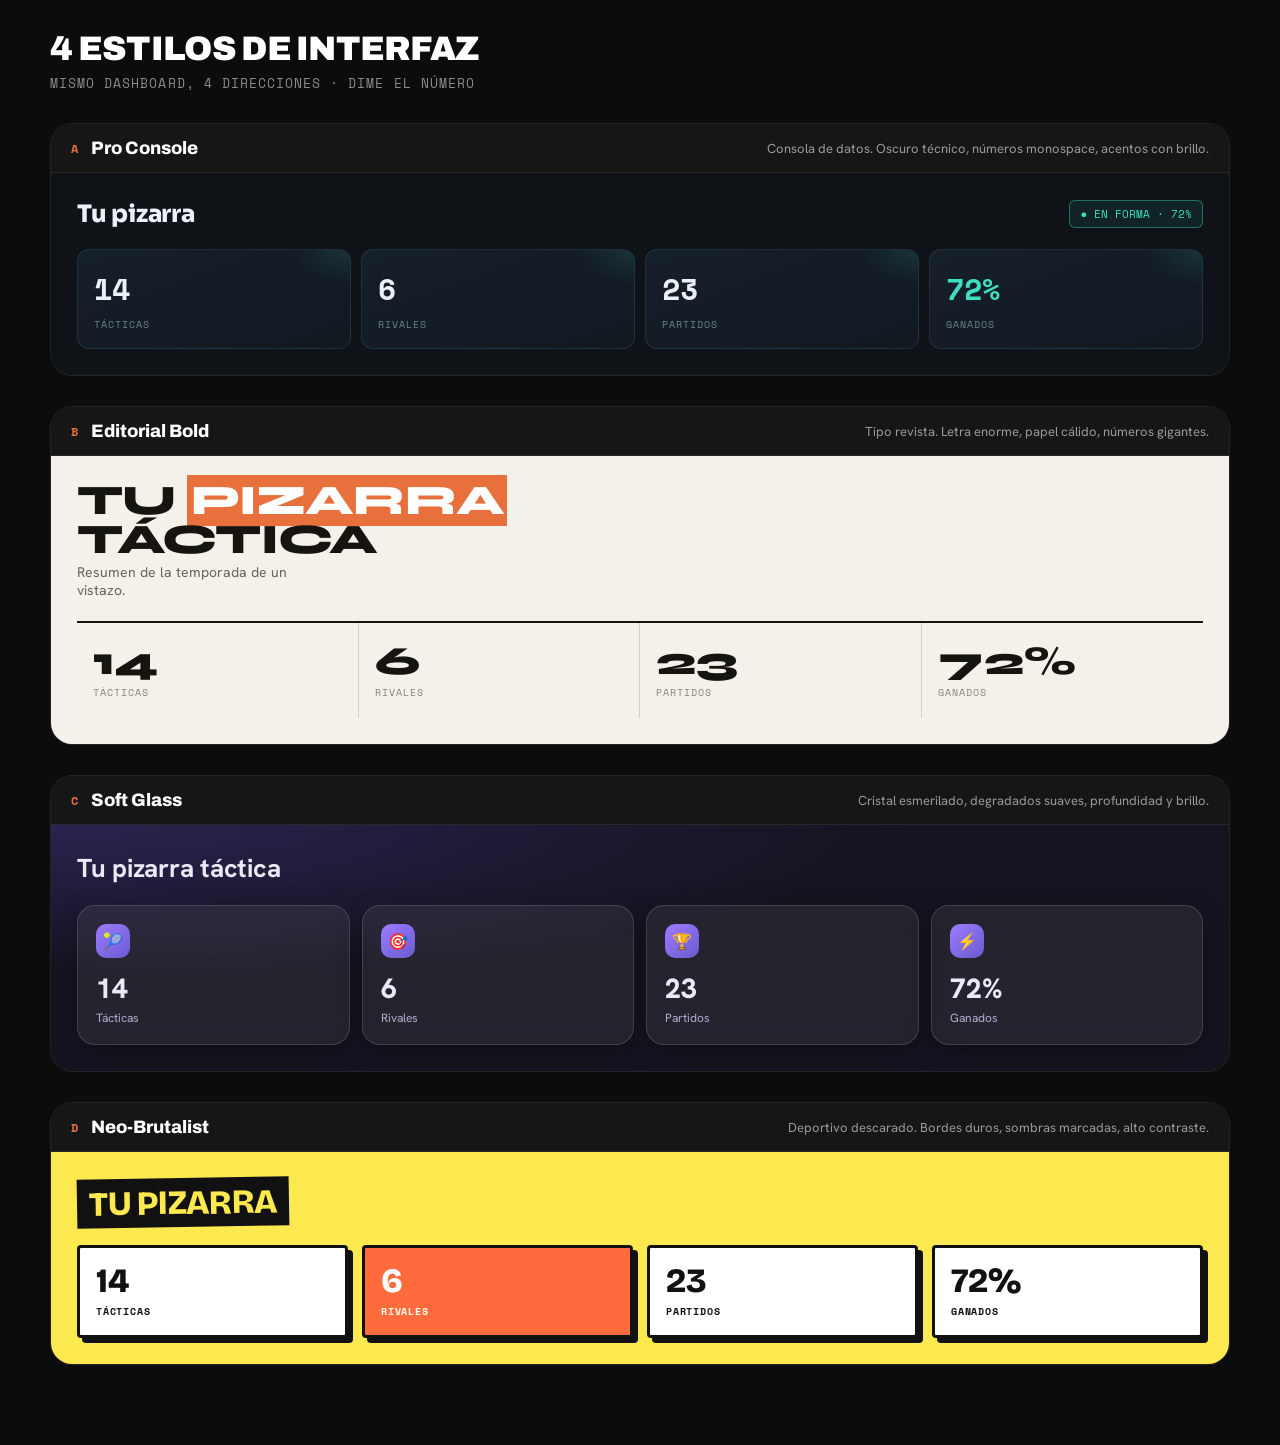
<file: Estilos.html>
<!doctype html>
<html lang="es">
<head>
<meta charset="utf-8"/>
<meta name="viewport" content="width=device-width, initial-scale=1"/>
<title>Estilos — TennisLab</title>
<link href="https://fonts.googleapis.com/css2?family=Archivo:wght@600;700;800;900&family=Hanken+Grotesk:wght@400;500;600;700&family=Space+Mono:wght@400;700&family=Syne:wght@700;800&family=Sora:wght@400;600;700;800&family=Bricolage+Grotesque:wght@700;800&display=swap" rel="stylesheet"/>
<style>
  *{box-sizing:border-box;margin:0;padding:0}
  body{background:#0c0c0d;color:#fff;font-family:'Hanken Grotesk',sans-serif;padding:30px clamp(14px,4vw,50px) 80px}
  .page-h{font-family:'Archivo',sans-serif;font-weight:900;font-size:clamp(22px,4vw,34px);text-transform:uppercase;letter-spacing:-.02em}
  .page-sub{font-family:'Space Mono',monospace;color:#8a8a8a;font-size:13px;letter-spacing:.08em;margin:6px 0 30px;text-transform:uppercase}
  .styles{display:flex;flex-direction:column;gap:30px}
  .style{border-radius:22px;overflow:hidden;border:1px solid rgba(255,255,255,.1)}
  .style-tag{display:flex;align-items:center;gap:12px;padding:14px 20px;background:#161617;border-bottom:1px solid rgba(255,255,255,.08)}
  .style-tag .nn{font-family:'Space Mono',monospace;font-size:12px;font-weight:700;color:#E8703D;letter-spacing:.1em}
  .style-tag h3{font-family:'Archivo',sans-serif;font-weight:800;font-size:18px}
  .style-tag p{color:#9a9a9a;font-size:13px;margin-left:auto;text-align:right;max-width:50%}
  .demo{padding:26px}

  /* ============ A · PRO CONSOLE ============ */
  .sA{background:#0f1318;font-family:'Sora',sans-serif}
  .sA .top{display:flex;justify-content:space-between;align-items:center;margin-bottom:20px}
  .sA .ttl{font-weight:800;font-size:24px;letter-spacing:-.01em;color:#EAF2F8}
  .sA .badge{font-family:'Space Mono',monospace;font-size:11px;color:#3CE0C0;border:1px solid rgba(60,224,192,.4);padding:5px 10px;border-radius:6px;background:rgba(60,224,192,.08)}
  .sA .stats{display:grid;grid-template-columns:repeat(4,1fr);gap:10px}
  .sA .st{background:linear-gradient(160deg,#16202a,#111820);border:1px solid rgba(120,200,255,.12);border-radius:12px;padding:16px;position:relative;overflow:hidden}
  .sA .st::after{content:"";position:absolute;inset:0;background:radial-gradient(80px 50px at 100% 0,#3CE0C0,transparent 70%);opacity:.12}
  .sA .st .n{font-weight:800;font-size:30px;color:#EAF2F8;font-family:'Space Mono',monospace}
  .sA .st .l{font-family:'Space Mono',monospace;font-size:10px;color:#6e8090;text-transform:uppercase;letter-spacing:.1em;margin-top:6px}
  .sA .st .n.acc{color:#3CE0C0}

  /* ============ B · EDITORIAL BOLD ============ */
  .sB{background:#F4F1EA;color:#16140f;font-family:'Hanken Grotesk',sans-serif}
  .sB .ttl{font-family:'Syne',sans-serif;font-weight:800;font-size:42px;line-height:.92;text-transform:uppercase;letter-spacing:-.02em;margin-bottom:4px}
  .sB .ttl em{font-style:normal;background:#E8703D;color:#fff;padding:0 .08em}
  .sB .lead{color:#6a6253;font-size:14px;margin-bottom:22px;max-width:30ch}
  .sB .stats{display:grid;grid-template-columns:repeat(4,1fr);gap:0;border-top:2px solid #16140f}
  .sB .st{padding:18px 16px;border-right:1px solid rgba(22,20,15,.15)}
  .sB .st:last-child{border-right:none}
  .sB .st .n{font-family:'Syne',sans-serif;font-weight:800;font-size:40px;line-height:1}
  .sB .st .l{font-family:'Space Mono',monospace;font-size:10px;text-transform:uppercase;letter-spacing:.1em;color:#8a8276;margin-top:4px}

  /* ============ C · SOFT GLASS ============ */
  .sC{background:radial-gradient(120% 100% at 0 0,#2a2350,#15131f 60%);font-family:'Hanken Grotesk',sans-serif;color:#ECE9F7}
  .sC .ttl{font-weight:700;font-size:26px;letter-spacing:-.01em;margin-bottom:20px}
  .sC .stats{display:grid;grid-template-columns:repeat(4,1fr);gap:12px}
  .sC .st{background:rgba(255,255,255,.07);border:1px solid rgba(255,255,255,.14);border-radius:18px;padding:18px;backdrop-filter:blur(10px);box-shadow:0 8px 30px -10px rgba(0,0,0,.5)}
  .sC .st .ic{width:34px;height:34px;border-radius:10px;background:linear-gradient(140deg,#9D7BFF,#6A5BD0);display:grid;place-items:center;margin-bottom:12px;font-size:16px}
  .sC .st .n{font-weight:800;font-size:28px}
  .sC .st .l{font-size:12px;color:#b4add0;margin-top:4px}

  /* ============ D · NEO-BRUTALIST ============ */
  .sD{background:#FCE94F;color:#111;font-family:'Bricolage Grotesque',sans-serif}
  .sD .ttl{font-weight:800;font-size:34px;text-transform:uppercase;letter-spacing:-.02em;margin-bottom:18px;background:#111;color:#FCE94F;display:inline-block;padding:4px 12px;transform:rotate(-1deg)}
  .sD .stats{display:grid;grid-template-columns:repeat(4,1fr);gap:14px}
  .sD .st{background:#fff;border:3px solid #111;border-radius:4px;padding:16px;box-shadow:5px 5px 0 #111}
  .sD .st .n{font-weight:800;font-size:34px;line-height:1}
  .sD .st .l{font-family:'Space Mono',monospace;font-size:10px;text-transform:uppercase;letter-spacing:.08em;margin-top:6px;font-weight:700}
  .sD .st:nth-child(2){background:#FF6B3D;color:#fff}
  .sD .st:nth-child(2) .st-l,.sD .st:nth-child(2) .l{color:#ffe}

  @media(max-width:680px){.sA .stats,.sB .stats,.sC .stats,.sD .stats{grid-template-columns:repeat(2,1fr)}.sB .st:nth-child(2){border-right:none}}
</style>
</head>
<body>
  <div class="page-h">4 estilos de interfaz</div>
  <div class="page-sub">Mismo dashboard, 4 direcciones · dime el número</div>

  <div class="styles">
    <div class="style">
      <div class="style-tag"><span class="nn">A</span><h3>Pro Console</h3><p>Consola de datos. Oscuro técnico, números monospace, acentos con brillo.</p></div>
      <div class="demo sA">
        <div class="top"><div class="ttl">Tu pizarra</div><span class="badge">● EN FORMA · 72%</span></div>
        <div class="stats">
          <div class="st"><div class="n">14</div><div class="l">Tácticas</div></div>
          <div class="st"><div class="n">6</div><div class="l">Rivales</div></div>
          <div class="st"><div class="n">23</div><div class="l">Partidos</div></div>
          <div class="st"><div class="n acc">72%</div><div class="l">Ganados</div></div>
        </div>
      </div>
    </div>

    <div class="style">
      <div class="style-tag"><span class="nn">B</span><h3>Editorial Bold</h3><p>Tipo revista. Letra enorme, papel cálido, números gigantes.</p></div>
      <div class="demo sB">
        <div class="ttl">Tu <em>pizarra</em><br>táctica</div>
        <div class="lead">Resumen de la temporada de un vistazo.</div>
        <div class="stats">
          <div class="st"><div class="n">14</div><div class="l">Tácticas</div></div>
          <div class="st"><div class="n">6</div><div class="l">Rivales</div></div>
          <div class="st"><div class="n">23</div><div class="l">Partidos</div></div>
          <div class="st"><div class="n">72%</div><div class="l">Ganados</div></div>
        </div>
      </div>
    </div>

    <div class="style">
      <div class="style-tag"><span class="nn">C</span><h3>Soft Glass</h3><p>Cristal esmerilado, degradados suaves, profundidad y brillo.</p></div>
      <div class="demo sC">
        <div class="ttl">Tu pizarra táctica</div>
        <div class="stats">
          <div class="st"><div class="ic">🎾</div><div class="n">14</div><div class="l">Tácticas</div></div>
          <div class="st"><div class="ic">🎯</div><div class="n">6</div><div class="l">Rivales</div></div>
          <div class="st"><div class="ic">🏆</div><div class="n">23</div><div class="l">Partidos</div></div>
          <div class="st"><div class="ic">⚡</div><div class="n">72%</div><div class="l">Ganados</div></div>
        </div>
      </div>
    </div>

    <div class="style">
      <div class="style-tag"><span class="nn">D</span><h3>Neo-Brutalist</h3><p>Deportivo descarado. Bordes duros, sombras marcadas, alto contraste.</p></div>
      <div class="demo sD">
        <div class="ttl">Tu pizarra</div>
        <div class="stats">
          <div class="st"><div class="n">14</div><div class="l">Tácticas</div></div>
          <div class="st"><div class="n">6</div><div class="l">Rivales</div></div>
          <div class="st"><div class="n">23</div><div class="l">Partidos</div></div>
          <div class="st"><div class="n">72%</div><div class="l">Ganados</div></div>
        </div>
      </div>
    </div>
  </div>
</body>
</html>
</file>
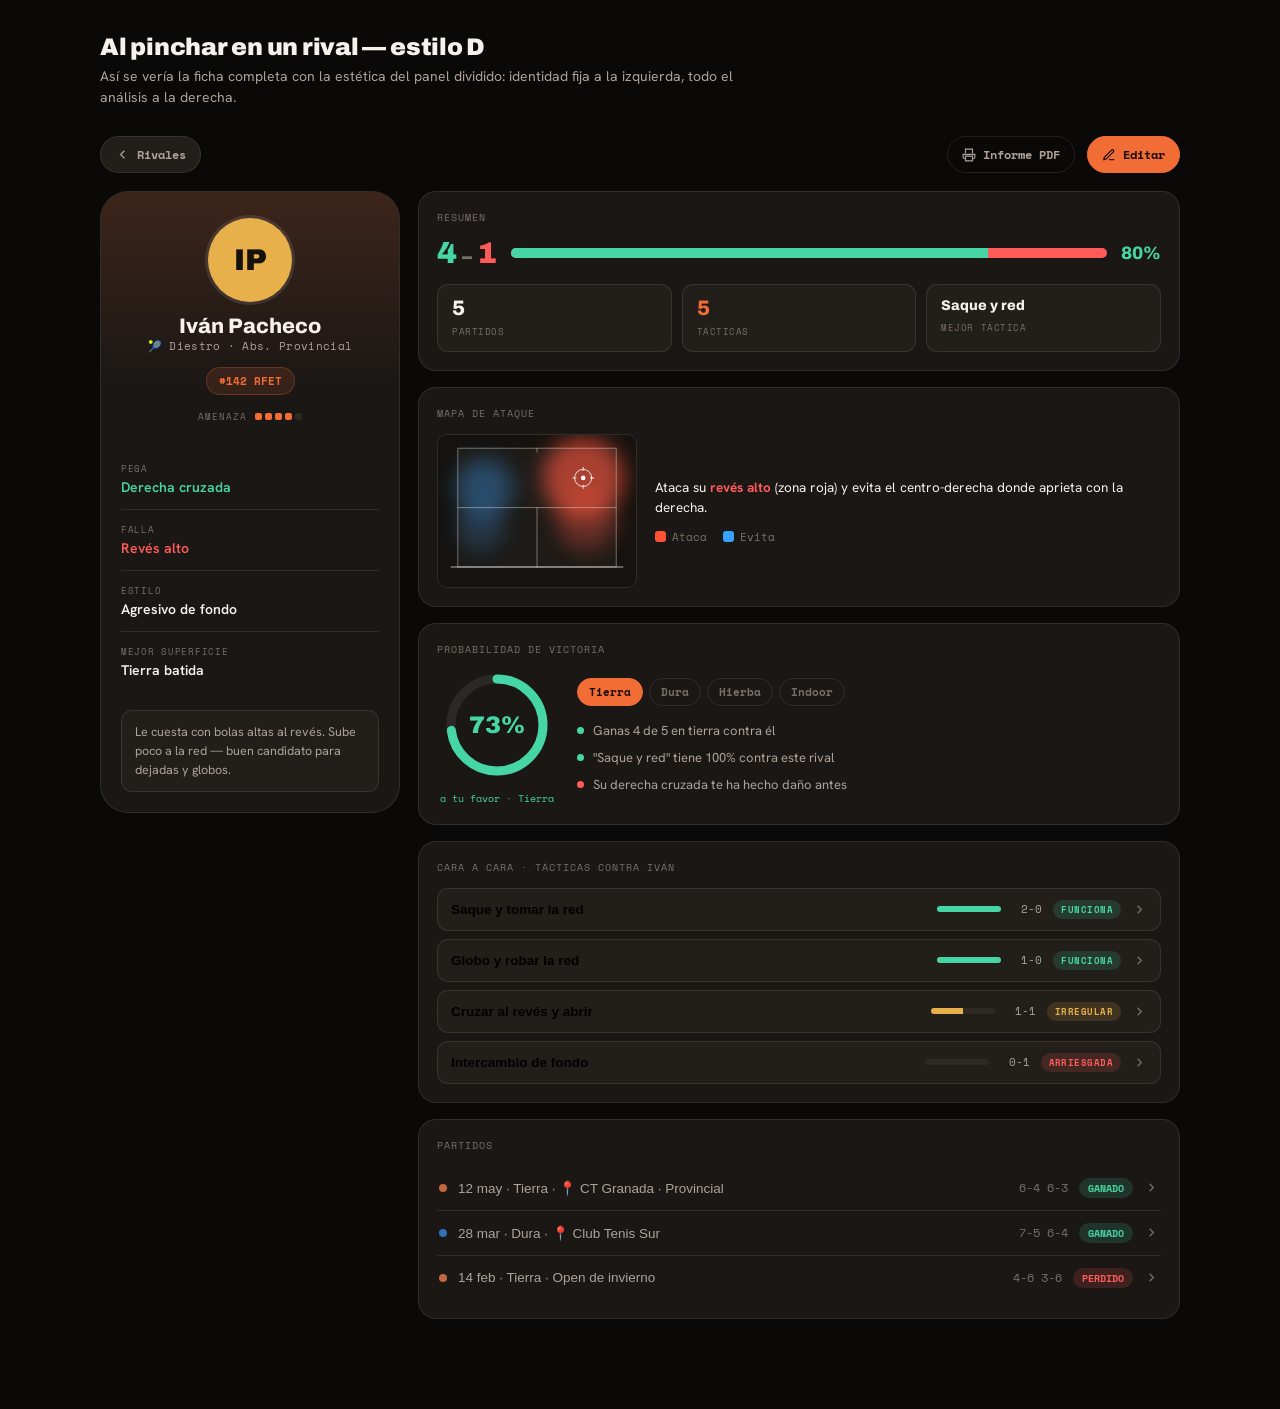
<file: Ficha Rival D - Detalle.html>
<!doctype html>
<html lang="es">
<head>
<meta charset="utf-8"/>
<meta name="viewport" content="width=device-width, initial-scale=1"/>
<title>Ficha de Rival — Detalle (estilo D)</title>
<link rel="preconnect" href="https://fonts.googleapis.com">
<link rel="preconnect" href="https://fonts.gstatic.com" crossorigin>
<link href="https://fonts.googleapis.com/css2?family=Archivo:wght@600;700;800;900&family=Hanken+Grotesk:wght@400;500;600;700&family=Space+Mono:wght@400;700&display=swap" rel="stylesheet">
<style>
:root{
  --ink:#0F0E0D; --ink-2:#1A1715; --ink-3:#221E1A; --ink-4:#2E2922;
  --line:rgba(255,236,222,.10); --line-2:rgba(255,236,222,.18);
  --txt:#F6F1EB; --txt-2:#AEA298; --txt-3:#7A6F65;
  --ball:#F26C36; --ball-dim:#CC5C2B; --ball-ink:#190A02; --mint:#36D9B0;
  --clay:#C4663E; --hard:#2E72B8; --grass:#3F8348; --indoor:#5B53A6;
  --win:#46D6A6; --loss:#FF5B5B; --mid:#E8B04B;
  --r-s:11px; --r-m:18px; --r-l:28px;
  --head:'Archivo',sans-serif; --body:'Hanken Grotesk',sans-serif; --mono:'Space Mono',monospace;
}
*{box-sizing:border-box;margin:0;padding:0}
body{background:#0A0908;color:var(--txt);font-family:var(--body);-webkit-font-smoothing:antialiased;padding:34px clamp(16px,4vw,56px) 90px}
svg.ic{width:1em;height:1em;display:block}
.page-h{max-width:1080px;margin:0 auto 10px}
.page-h h1{font-family:var(--head);font-weight:900;font-size:24px;letter-spacing:-.01em}
.page-h p{color:var(--txt-2);font-size:14px;margin-top:6px;max-width:640px;line-height:1.5}

.shell{max-width:1080px;margin:28px auto 0}

/* top bar */
.dtop{display:flex;align-items:center;gap:12px;margin-bottom:18px}
.dtop .back{display:flex;align-items:center;gap:7px;background:var(--ink-3);border:1px solid var(--line);color:var(--txt-2);font-family:var(--mono);font-size:12px;font-weight:700;padding:9px 14px;border-radius:99px;cursor:pointer}
.dtop .back svg{width:15px;height:15px}
.dtop .spacer{flex:1}
.dtop .act{display:flex;align-items:center;gap:7px;background:none;border:1px solid var(--line);color:var(--txt-2);font-family:var(--mono);font-size:12px;font-weight:700;padding:9px 14px;border-radius:99px;cursor:pointer}
.dtop .act svg{width:14px;height:14px}
.dtop .act.pri{background:var(--ball);border-color:var(--ball);color:var(--ball-ink)}

.dgrid{display:grid;grid-template-columns:300px 1fr;gap:18px;align-items:start}

/* ===== LEFT identity panel (D-style, extended) ===== */
.idp{background:var(--ink-2);border:1px solid var(--line);border-radius:var(--r-l);overflow:hidden;position:sticky;top:20px}
.idp-hd{padding:26px 22px 20px;display:flex;flex-direction:column;align-items:center;gap:13px;text-align:center;background:linear-gradient(180deg,rgba(242,108,54,.16),rgba(242,108,54,0) 78%);position:relative}
.idp .av{width:84px;height:84px;border-radius:50%;display:grid;place-items:center;font-family:var(--head);font-weight:900;font-size:30px;color:#15120e;box-shadow:0 0 0 3px rgba(255,255,255,.10)}
.idp-hd h2{font-family:var(--head);font-weight:800;font-size:21px;line-height:1.1}
.idp-hd .sub{font-family:var(--mono);font-size:11px;color:var(--txt-2);letter-spacing:.03em;display:flex;align-items:center;gap:6px;justify-content:center}
.idp .rank{font-family:var(--mono);font-weight:700;font-size:11px;color:var(--ball);background:rgba(242,108,54,.13);border:1px solid rgba(242,108,54,.25);padding:5px 12px;border-radius:99px}
.idp-threat{display:flex;align-items:center;gap:8px;margin-top:2px}
.idp-threat .lab{font-family:var(--mono);font-size:9px;letter-spacing:.1em;text-transform:uppercase;color:var(--txt-3)}
.idp-threat .dots{display:flex;gap:3px}
.idp-threat i{width:7px;height:7px;border-radius:2px;background:var(--ink-4)}
.idp-threat i.on{background:var(--ball)}
.idp-facts{padding:6px 20px 18px;display:flex;flex-direction:column}
.idp-fact{display:flex;flex-direction:column;gap:3px;padding:13px 0;border-bottom:1px solid var(--line)}
.idp-fact:last-child{border-bottom:none}
.idp-fact .k{font-family:var(--mono);font-size:9px;letter-spacing:.08em;text-transform:uppercase;color:var(--txt-3)}
.idp-fact .v{font-weight:600;font-size:14px}
.idp-fact.good .v{color:var(--win)} .idp-fact.bad .v{color:var(--loss)}
.idp-notes{margin:0 20px 20px;background:var(--ink-3);border:1px solid var(--line);border-radius:var(--r-s);padding:12px 13px;font-size:12.5px;line-height:1.5;color:var(--txt-2)}

/* ===== RIGHT main ===== */
.main{display:flex;flex-direction:column;gap:16px}
.block{background:var(--ink-2);border:1px solid var(--line);border-radius:var(--r-m);padding:18px}
.kick{font-family:var(--mono);font-size:10px;letter-spacing:.1em;text-transform:uppercase;color:var(--txt-3);margin-bottom:13px}

/* record bar row */
.recbar{display:flex;align-items:center;gap:14px}
.recbar .big{font-family:var(--head);font-weight:900;font-size:30px;line-height:1;display:flex;align-items:baseline;gap:5px;flex:none}
.recbar .big .w{color:var(--win)}.recbar .big .x{color:var(--txt-3);font-size:20px}.recbar .big .l{color:var(--loss)}
.recbar .seg{flex:1;height:10px;border-radius:99px;background:var(--loss);overflow:hidden}
.recbar .seg b{display:block;height:100%;background:var(--win)}
.recbar .pct{font-family:var(--head);font-weight:800;font-size:18px;flex:none;color:var(--win)}

/* stat strip */
.statstrip{display:grid;grid-template-columns:repeat(3,1fr);gap:10px}
.statstrip .s{background:var(--ink-3);border:1px solid var(--line);border-radius:var(--r-s);padding:13px 14px}
.statstrip .s .n{font-family:var(--head);font-weight:800;font-size:21px;line-height:1}
.statstrip .s .n.ball{color:var(--ball)}
.statstrip .s .l{font-family:var(--mono);font-size:9px;letter-spacing:.06em;text-transform:uppercase;color:var(--txt-3);margin-top:6px}

/* win probability */
.wp{display:flex;gap:20px;align-items:center}
.wp-gauge{flex:none;width:120px;text-align:center}
.wp-gauge .cap{font-family:var(--mono);font-size:10px;color:var(--win);margin-top:6px}
.wp-gauge b{position:relative;display:inline-grid;place-items:center}
.wp-gauge .num{position:absolute;font-family:var(--head);font-weight:900;font-size:24px;color:var(--win)}
.wp-right{flex:1}
.wp-chips{display:flex;gap:6px;margin-bottom:11px;flex-wrap:wrap}
.wp-chips .c{font-family:var(--mono);font-size:10.5px;font-weight:700;padding:5px 11px;border-radius:99px;border:1px solid var(--line);color:var(--txt-3);cursor:pointer}
.wp-chips .c.on{background:var(--ball);border-color:var(--ball);color:var(--ball-ink)}
.wp-f{display:flex;align-items:center;gap:9px;font-size:13px;color:var(--txt-2);padding:5px 0}
.wp-f i{width:7px;height:7px;border-radius:50%;flex:none}
.wp-f.up i{background:var(--win)} .wp-f.down i{background:var(--loss)} .wp-f.flat i{background:var(--txt-3)}

/* attack map */
.amap{display:flex;gap:18px;align-items:center}
.amap-court{flex:none;width:200px}
.amap-court svg{width:100%;height:auto;border-radius:10px;display:block;border:1px solid var(--line)}
.amap-side .plan{font-size:13.5px;line-height:1.5;color:var(--txt);margin-bottom:11px}
.amap-leg{display:flex;gap:16px;font-family:var(--mono);font-size:10.5px;color:var(--txt-3)}
.amap-leg span{display:flex;align-items:center;gap:6px}
.amap-leg i{width:11px;height:11px;border-radius:3px;display:block}
.amap-leg i.hot{background:#FF5237} .amap-leg i.cold{background:#37A2FF}

/* head to head tactics */
.h2h-tac{display:flex;align-items:center;gap:11px;width:100%;background:var(--ink-3);border:1px solid var(--line);border-radius:var(--r-s);padding:11px 13px;margin-bottom:8px;cursor:pointer;text-align:left}
.h2h-tac:last-child{margin-bottom:0}
.h2h-tac:hover{border-color:var(--line-2)}
.h2h-tac .nm{font-weight:600;font-size:13.5px;flex:1;min-width:0;white-space:nowrap;overflow:hidden;text-overflow:ellipsis}
.h2h-tac .bar{width:64px;height:6px;border-radius:99px;background:var(--ink-4);overflow:hidden;flex:none}
.h2h-tac .bar b{display:block;height:100%}
.h2h-tac .rec{font-family:var(--mono);font-size:11px;color:var(--txt-2);flex:none;width:30px;text-align:right}
.h2h-tac .tag{font-family:var(--mono);font-size:9px;font-weight:700;letter-spacing:.05em;text-transform:uppercase;padding:3px 8px;border-radius:99px;flex:none}
.h2h-tac.good .bar b{background:var(--win)} .h2h-tac.good .tag{background:rgba(70,214,166,.15);color:var(--win)}
.h2h-tac.mid .bar b{background:var(--mid)} .h2h-tac.mid .tag{background:rgba(232,176,75,.15);color:var(--mid)}
.h2h-tac.bad .bar b{background:var(--loss)} .h2h-tac.bad .tag{background:rgba(255,91,91,.15);color:var(--loss)}
.h2h-tac .chev{color:var(--txt-3);flex:none}.h2h-tac .chev svg{width:15px;height:15px}

/* match rows */
.mrow{display:flex;align-items:center;gap:11px;width:100%;background:none;border:none;border-bottom:1px solid var(--line);padding:12px 2px;cursor:pointer;text-align:left}
.mrow:last-child{border-bottom:none}
.mrow .dot{width:8px;height:8px;border-radius:50%;flex:none}
.mrow .nm{flex:1;min-width:0;font-size:13.5px;white-space:nowrap;overflow:hidden;text-overflow:ellipsis;color:var(--txt-2)}
.mrow .res{font-family:var(--mono);font-size:12px;color:var(--txt-3);flex:none}
.mrow .st{font-family:var(--mono);font-size:9.5px;font-weight:700;text-transform:uppercase;padding:3px 9px;border-radius:99px;flex:none}
.mrow .st.win{background:rgba(70,214,166,.15);color:var(--win)} .mrow .st.loss{background:rgba(255,91,91,.15);color:var(--loss)}
.mrow .chev{color:var(--txt-3);flex:none}.mrow .chev svg{width:15px;height:15px}

@media(max-width:760px){
  .dgrid{grid-template-columns:1fr}
  .idp{position:static}
  .idp-hd{flex-direction:row;text-align:left;align-items:center}
  .idp-hd h2{font-size:19px}
  .amap{flex-direction:column;align-items:stretch}.amap-court{width:100%;max-width:220px;margin:0 auto}
  .wp{flex-direction:column}
}
</style>
</head>
<body>
<div class="page-h">
  <h1>Al pinchar en un rival — estilo D</h1>
  <p>Así se vería la ficha completa con la estética del panel dividido: identidad fija a la izquierda, todo el análisis a la derecha.</p>
</div>

<div class="shell">
  <div class="dtop">
    <button class="back" id="back"><svg class="ic" viewBox="0 0 24 24" fill="none" stroke="currentColor" stroke-width="2"><path d="M15 18l-6-6 6-6"/></svg> Rivales</button>
    <span class="spacer"></span>
    <button class="act"><svg class="ic" viewBox="0 0 24 24" fill="none" stroke="currentColor" stroke-width="2"><path d="M6 9V2h12v7M6 18H4a2 2 0 0 1-2-2v-5h20v5a2 2 0 0 1-2 2h-2M6 14h12v8H6z"/></svg> Informe PDF</button>
    <button class="act pri"><svg class="ic" viewBox="0 0 24 24" fill="none" stroke="currentColor" stroke-width="2"><path d="M12 20h9"/><path d="M16.5 3.5a2.1 2.1 0 0 1 3 3L7 19l-4 1 1-4z"/></svg> Editar</button>
  </div>

  <div class="dgrid">
    <!-- LEFT identity -->
    <aside class="idp">
      <div class="idp-hd">
        <span class="av" style="background:#E8B04B">IP</span>
        <div>
          <h2>Iván Pacheco</h2>
          <div class="sub">🎾 Diestro · Abs. Provincial</div>
        </div>
        <span class="rank">#142 RFET</span>
        <div class="idp-threat"><span class="lab">Amenaza</span><div class="dots"><i class="on"></i><i class="on"></i><i class="on"></i><i class="on"></i><i></i></div></div>
      </div>
      <div class="idp-facts">
        <div class="idp-fact good"><span class="k">Pega</span><span class="v">Derecha cruzada</span></div>
        <div class="idp-fact bad"><span class="k">Falla</span><span class="v">Revés alto</span></div>
        <div class="idp-fact"><span class="k">Estilo</span><span class="v">Agresivo de fondo</span></div>
        <div class="idp-fact"><span class="k">Mejor superficie</span><span class="v">Tierra batida</span></div>
      </div>
      <p class="idp-notes">Le cuesta con bolas altas al revés. Sube poco a la red — buen candidato para dejadas y globos.</p>
    </aside>

    <!-- RIGHT main -->
    <div class="main">
      <!-- record + stats -->
      <div class="block">
        <div class="kick">Resumen</div>
        <div class="recbar">
          <div class="big"><span class="w">4</span><span class="x">–</span><span class="l">1</span></div>
          <div class="seg"><b style="width:80%"></b></div>
          <div class="pct">80%</div>
        </div>
        <div class="statstrip" style="margin-top:16px">
          <div class="s"><div class="n">5</div><div class="l">Partidos</div></div>
          <div class="s"><div class="n ball">5</div><div class="l">Tácticas</div></div>
          <div class="s"><div class="n" style="font-size:14px;line-height:1.2">Saque y red</div><div class="l">Mejor táctica</div></div>
        </div>
      </div>

      <!-- attack map -->
      <div class="block">
        <div class="kick">Mapa de ataque</div>
        <div class="amap">
          <div class="amap-court">
            <svg viewBox="0 0 30 23" xmlns="http://www.w3.org/2000/svg">
              <defs><filter id="hb" x="-40%" y="-40%" width="180%" height="180%"><feGaussianBlur stdDeviation="1.5"/></filter></defs>
              <rect x="0" y="0" width="30" height="23" fill="#15120F"/>
              <!-- heat blobs (rival's box) -->
              <g filter="url(#hb)">
                <circle cx="22" cy="6.5" r="6.2" fill="#FF5237" opacity="0.62"/>
                <circle cx="22.5" cy="13" r="4.6" fill="#FF5237" opacity="0.30"/>
                <circle cx="7" cy="8" r="4.4" fill="#37A2FF" opacity="0.34"/>
                <circle cx="6.5" cy="14" r="3.6" fill="#37A2FF" opacity="0.20"/>
              </g>
              <!-- court lines (rival's half: singles box + service line + net at bottom) -->
              <g stroke="rgba(238,232,222,.5)" stroke-width="0.13" stroke-linecap="round" fill="none">
                <rect x="3" y="2" width="24" height="18" fill="rgba(255,255,255,.035)"/>
                <line x1="3" y1="11" x2="27" y2="11"/>
                <line x1="15" y1="11" x2="15" y2="20"/>
                <line x1="15" y1="2" x2="15" y2="2.6"/>
              </g>
              <line x1="2" y1="20" x2="28" y2="20" stroke="rgba(238,232,222,.5)" stroke-width="0.24" stroke-linecap="round"/>
              <!-- crosshair on hot zone -->
              <g opacity="0.96" stroke="#fff" stroke-width="0.13" stroke-linecap="round">
                <circle cx="22" cy="6.5" r="1.3" fill="none"/>
                <line x1="20.4" y1="6.5" x2="20.9" y2="6.5"/>
                <line x1="23.1" y1="6.5" x2="23.6" y2="6.5"/>
                <line x1="22" y1="4.9" x2="22" y2="5.4"/>
                <line x1="22" y1="7.6" x2="22" y2="8.1"/>
                <circle cx="22" cy="6.5" r="0.35" fill="#fff" stroke="none"/>
              </g>
            </svg>
          </div>
          <div class="amap-side">
            <p class="plan">Ataca su <b style="color:var(--loss)">revés alto</b> (zona roja) y evita el centro-derecha donde aprieta con la derecha.</p>
            <div class="amap-leg"><span><i class="hot"></i>Ataca</span><span><i class="cold"></i>Evita</span></div>
          </div>
        </div>
      </div>

      <!-- win probability -->
      <div class="block">
        <div class="kick">Probabilidad de victoria</div>
        <div class="wp">
          <div class="wp-gauge">
            <b>
              <svg width="110" height="110" viewBox="0 0 110 110" style="transform:rotate(-90deg)">
                <circle cx="55" cy="55" r="46" fill="none" stroke="rgba(255,255,255,.08)" stroke-width="9"/>
                <circle cx="55" cy="55" r="46" fill="none" stroke="#46D6A6" stroke-width="9" stroke-linecap="round" stroke-dasharray="289" stroke-dashoffset="78"/>
              </svg>
              <span class="num">73%</span>
            </b>
            <div class="cap">a tu favor · Tierra</div>
          </div>
          <div class="wp-right">
            <div class="wp-chips"><span class="c on">Tierra</span><span class="c">Dura</span><span class="c">Hierba</span><span class="c">Indoor</span></div>
            <div class="wp-f up"><i></i>Ganas 4 de 5 en tierra contra él</div>
            <div class="wp-f up"><i></i>"Saque y red" tiene 100% contra este rival</div>
            <div class="wp-f down"><i></i>Su derecha cruzada te ha hecho daño antes</div>
          </div>
        </div>
      </div>

      <!-- head to head -->
      <div class="block">
        <div class="kick">Cara a cara · Tácticas contra Iván</div>
        <button class="h2h-tac good"><span class="nm">Saque y tomar la red</span><span class="bar"><b style="width:100%"></b></span><span class="rec">2-0</span><span class="tag">funciona</span><span class="chev"><svg class="ic" viewBox="0 0 24 24" fill="none" stroke="currentColor" stroke-width="2"><path d="M9 18l6-6-6-6"/></svg></span></button>
        <button class="h2h-tac good"><span class="nm">Globo y robar la red</span><span class="bar"><b style="width:100%"></b></span><span class="rec">1-0</span><span class="tag">funciona</span><span class="chev"><svg class="ic" viewBox="0 0 24 24" fill="none" stroke="currentColor" stroke-width="2"><path d="M9 18l6-6-6-6"/></svg></span></button>
        <button class="h2h-tac mid"><span class="nm">Cruzar al revés y abrir</span><span class="bar"><b style="width:50%"></b></span><span class="rec">1-1</span><span class="tag">irregular</span><span class="chev"><svg class="ic" viewBox="0 0 24 24" fill="none" stroke="currentColor" stroke-width="2"><path d="M9 18l6-6-6-6"/></svg></span></button>
        <button class="h2h-tac bad"><span class="nm">Intercambio de fondo</span><span class="bar"><b style="width:0%"></b></span><span class="rec">0-1</span><span class="tag">arriesgada</span><span class="chev"><svg class="ic" viewBox="0 0 24 24" fill="none" stroke="currentColor" stroke-width="2"><path d="M9 18l6-6-6-6"/></svg></span></button>
      </div>

      <!-- matches -->
      <div class="block">
        <div class="kick">Partidos</div>
        <button class="mrow"><span class="dot" style="background:var(--clay)"></span><span class="nm">12 may · Tierra · 📍 CT Granada · Provincial</span><span class="res">6-4 6-3</span><span class="st win">Ganado</span><span class="chev"><svg class="ic" viewBox="0 0 24 24" fill="none" stroke="currentColor" stroke-width="2"><path d="M9 18l6-6-6-6"/></svg></span></button>
        <button class="mrow"><span class="dot" style="background:var(--hard)"></span><span class="nm">28 mar · Dura · 📍 Club Tenis Sur</span><span class="res">7-5 6-4</span><span class="st win">Ganado</span><span class="chev"><svg class="ic" viewBox="0 0 24 24" fill="none" stroke="currentColor" stroke-width="2"><path d="M9 18l6-6-6-6"/></svg></span></button>
        <button class="mrow"><span class="dot" style="background:var(--clay)"></span><span class="nm">14 feb · Tierra · Open de invierno</span><span class="res">4-6 3-6</span><span class="st loss">Perdido</span><span class="chev"><svg class="ic" viewBox="0 0 24 24" fill="none" stroke="currentColor" stroke-width="2"><path d="M9 18l6-6-6-6"/></svg></span></button>
      </div>
    </div>
  </div>
</div>

<template id="__bundler_thumbnail">
  <svg viewBox="0 0 400 400" xmlns="http://www.w3.org/2000/svg">
    <rect width="400" height="400" rx="64" fill="#1A1715"/>
    <rect x="80" y="120" width="90" height="160" rx="18" fill="#E8B04B"/>
    <rect x="186" y="120" width="134" height="46" rx="12" fill="#F26C36"/>
    <rect x="186" y="178" width="134" height="46" rx="12" fill="#2E2922"/>
    <rect x="186" y="236" width="134" height="44" rx="12" fill="#2E2922"/>
  </svg>
</template>
</body>
</html>
</file>
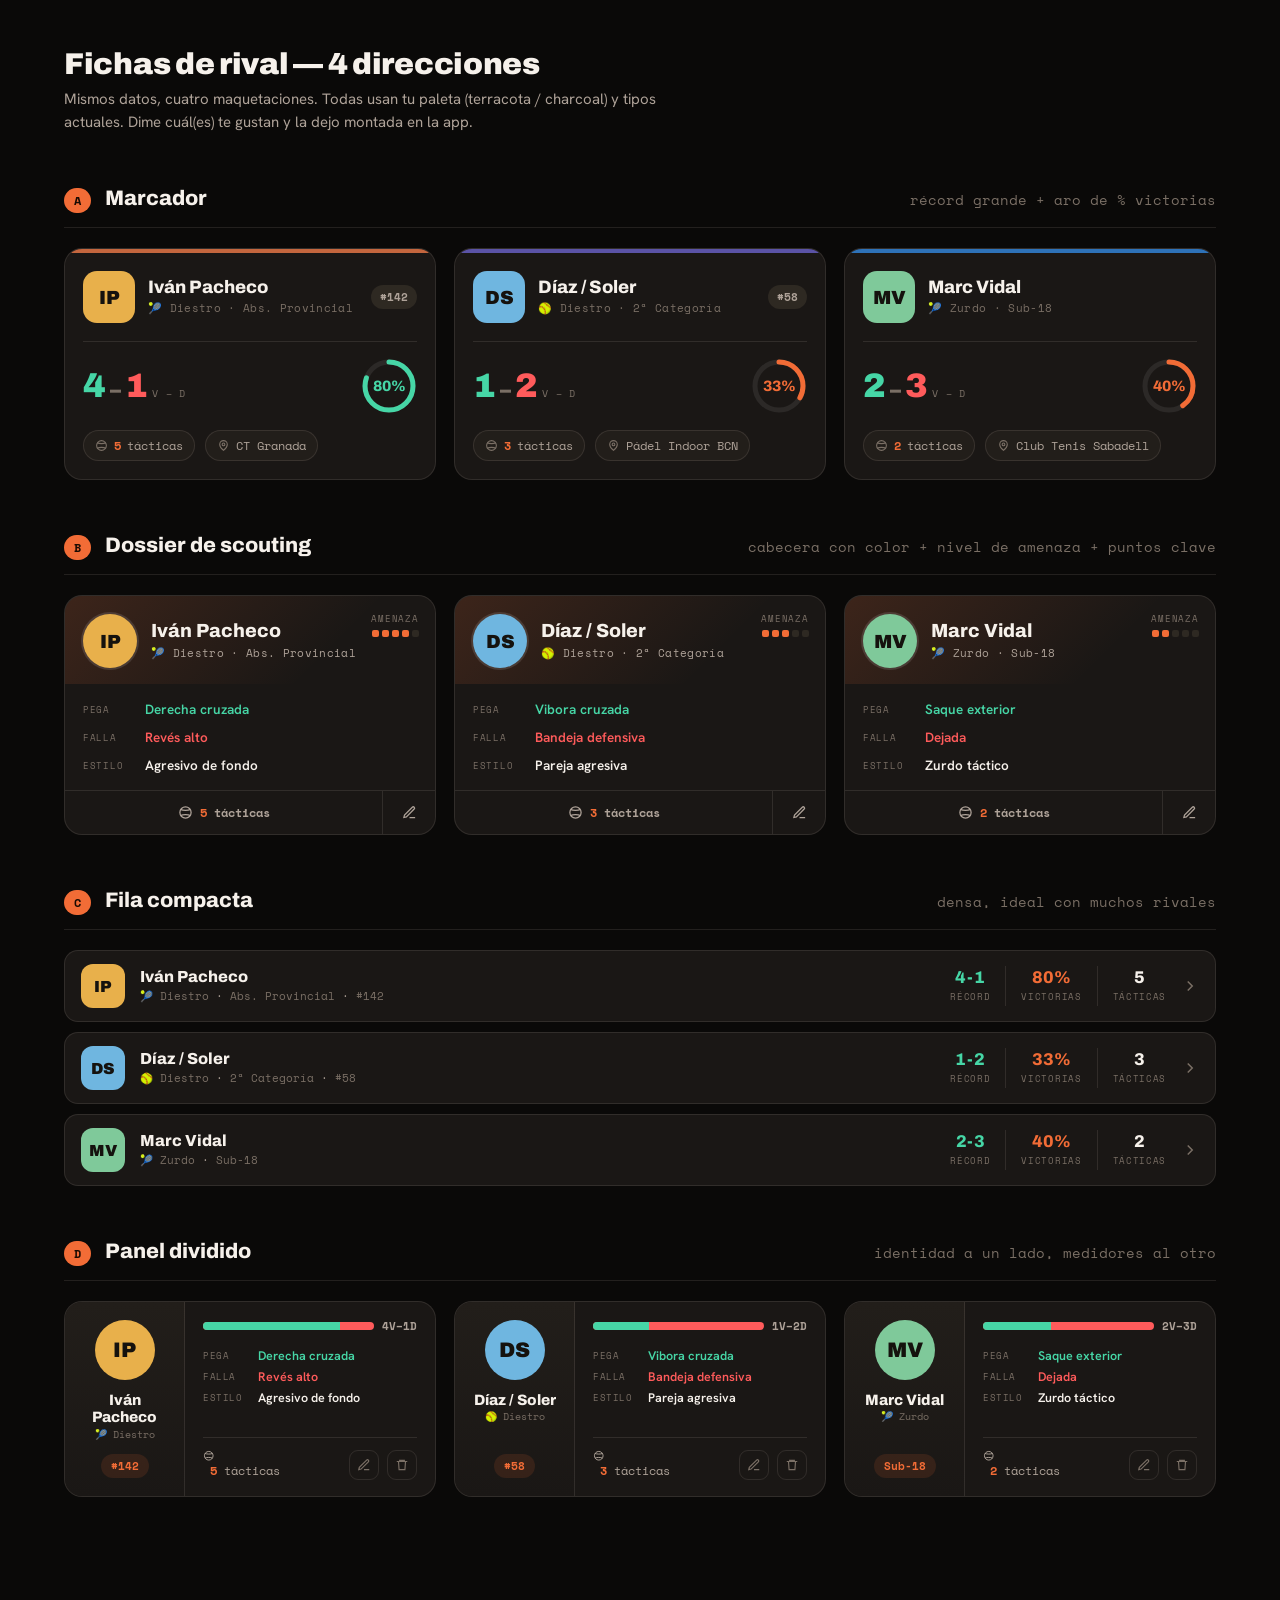
<file: Fichas Rival - Opciones.html>
<!doctype html>
<html lang="es">
<head>
<meta charset="utf-8"/>
<meta name="viewport" content="width=device-width, initial-scale=1"/>
<title>Fichas de Rival — Opciones</title>
<link rel="preconnect" href="https://fonts.googleapis.com">
<link rel="preconnect" href="https://fonts.gstatic.com" crossorigin>
<link href="https://fonts.googleapis.com/css2?family=Archivo:wght@600;700;800;900&family=Hanken+Grotesk:wght@400;500;600;700&family=Space+Mono:wght@400;700&display=swap" rel="stylesheet">
<style>
:root{
  --ink:#0F0E0D; --ink-2:#1A1715; --ink-3:#221E1A; --ink-4:#2E2922;
  --line:rgba(255,236,222,.10); --line-2:rgba(255,236,222,.18);
  --txt:#F6F1EB; --txt-2:#AEA298; --txt-3:#7A6F65;
  --ball:#F26C36; --ball-dim:#CC5C2B; --ball-ink:#190A02; --mint:#36D9B0;
  --clay:#C4663E; --hard:#2E72B8; --grass:#3F8348; --indoor:#5B53A6;
  --win:#46D6A6; --loss:#FF5B5B;
  --r-s:11px; --r-m:18px; --r-l:28px;
  --head:'Archivo',sans-serif; --body:'Hanken Grotesk',sans-serif; --mono:'Space Mono',monospace;
}
*{box-sizing:border-box;margin:0;padding:0}
body{background:#0A0908;color:var(--txt);font-family:var(--body);-webkit-font-smoothing:antialiased;padding:48px clamp(20px,5vw,72px) 120px}
.page-h{max-width:1180px;margin:0 auto 8px}
.page-h h1{font-family:var(--head);font-weight:900;font-size:30px;letter-spacing:-.01em}
.page-h p{color:var(--txt-2);font-size:15px;margin-top:8px;max-width:620px;line-height:1.5}
.opt{max-width:1180px;margin:54px auto 0}
.opt-head{display:flex;align-items:baseline;gap:14px;margin-bottom:20px;padding-bottom:14px;border-bottom:1px solid var(--line)}
.opt-tag{font-family:var(--mono);font-weight:700;font-size:12px;color:var(--ball-ink);background:var(--ball);padding:4px 10px;border-radius:99px}
.opt-head h2{font-family:var(--head);font-weight:800;font-size:21px}
.opt-head .desc{color:var(--txt-3);font-size:13.5px;margin-left:auto;font-family:var(--mono)}
.grid{display:grid;grid-template-columns:repeat(auto-fill,minmax(330px,1fr));gap:18px}
.grid.rows{grid-template-columns:1fr;gap:10px}
svg.ic{width:1em;height:1em;display:block}

/* shared avatar */
.av{flex:none;display:grid;place-items:center;font-family:var(--head);font-weight:900;color:#15120e;overflow:hidden}
.av img{width:100%;height:100%;object-fit:cover}

/* ============ OPTION A — SCOREBOARD ============ */
.ca{background:var(--ink-2);border:1px solid var(--line);border-radius:var(--r-m);overflow:hidden;transition:.16s;cursor:pointer;display:flex;flex-direction:column}
.ca:hover{border-color:var(--line-2);transform:translateY(-2px)}
.ca-strip{height:4px}
.ca-body{padding:18px}
.ca-top{display:flex;align-items:center;gap:13px}
.ca .av{width:52px;height:52px;border-radius:14px;font-size:19px}
.ca-id{flex:1;min-width:0}
.ca-id h3{font-family:var(--head);font-weight:800;font-size:18px;line-height:1.1;white-space:nowrap;overflow:hidden;text-overflow:ellipsis}
.ca-id .sub{font-family:var(--mono);font-size:11px;color:var(--txt-3);letter-spacing:.03em;margin-top:3px}
.ca-rank{font-family:var(--mono);font-weight:700;font-size:11px;background:var(--ink-4);color:var(--txt-2);padding:4px 9px;border-radius:99px;flex:none}
.ca-score{display:flex;align-items:center;gap:16px;margin-top:18px;padding-top:16px;border-top:1px solid var(--line)}
.ca-rec{font-family:var(--head);font-weight:900;line-height:1;display:flex;align-items:baseline;gap:4px}
.ca-rec .w{font-size:34px;color:var(--win)}
.ca-rec .x{font-size:22px;color:var(--txt-3)}
.ca-rec .l{font-size:34px;color:var(--loss)}
.ca-rec small{display:block;font-family:var(--mono);font-weight:400;font-size:9.5px;color:var(--txt-3);letter-spacing:.08em;text-transform:uppercase;margin-top:5px}
.ca-ring{margin-left:auto;width:56px;height:56px;position:relative;flex:none}
.ca-ring svg{transform:rotate(-90deg)}
.ca-ring b{position:absolute;inset:0;display:grid;place-items:center;font-family:var(--head);font-weight:800;font-size:15px}
.ca-foot{display:flex;align-items:center;gap:10px;margin-top:16px;font-family:var(--mono);font-size:12px;color:var(--txt-2)}
.ca-foot .pill{display:flex;align-items:center;gap:6px;background:var(--ink-3);border:1px solid var(--line);padding:6px 11px;border-radius:99px}
.ca-foot .pill b{color:var(--ball)}
.ca-foot .pill svg{width:13px;height:13px;color:var(--txt-3)}

/* ============ OPTION B — DOSSIER ============ */
.cb{background:var(--ink-2);border:1px solid var(--line);border-radius:var(--r-m);overflow:hidden;transition:.16s;cursor:pointer}
.cb:hover{border-color:var(--line-2);transform:translateY(-2px)}
.cb-hd{padding:18px 18px 16px;position:relative;display:flex;align-items:center;gap:14px;background:linear-gradient(135deg,rgba(242,108,54,.16),rgba(242,108,54,0) 70%)}
.cb .av{width:54px;height:54px;border-radius:50%;font-size:19px;box-shadow:0 0 0 2px rgba(255,255,255,.12)}
.cb-id h3{font-family:var(--head);font-weight:800;font-size:19px;line-height:1.05}
.cb-id .sub{font-family:var(--mono);font-size:11px;color:var(--txt-2);letter-spacing:.03em;margin-top:4px;display:flex;align-items:center;gap:6px}
.cb-threat{position:absolute;top:16px;right:16px;text-align:right}
.cb-threat .lab{font-family:var(--mono);font-size:8.5px;letter-spacing:.1em;text-transform:uppercase;color:var(--txt-3)}
.cb-threat .dots{display:flex;gap:3px;margin-top:5px;justify-content:flex-end}
.cb-threat i{width:7px;height:7px;border-radius:2px;background:var(--ink-4)}
.cb-threat i.on{background:var(--ball)}
.cb-tags{padding:16px 18px;display:flex;flex-direction:column;gap:10px}
.cb-tag{display:flex;align-items:center;gap:10px}
.cb-tag .k{font-family:var(--mono);font-size:9px;letter-spacing:.08em;text-transform:uppercase;color:var(--txt-3);width:52px;flex:none}
.cb-tag .v{font-weight:600;font-size:13.5px}
.cb-tag.good .v{color:var(--win)} .cb-tag.bad .v{color:var(--loss)}
.cb-foot{display:flex;border-top:1px solid var(--line)}
.cb-foot button{flex:1;background:none;border:none;border-right:1px solid var(--line);color:var(--txt-2);font-family:var(--mono);font-size:12px;font-weight:700;padding:13px;display:flex;align-items:center;justify-content:center;gap:7px;cursor:pointer;transition:.14s}
.cb-foot button:last-child{border-right:none;flex:none;width:52px}
.cb-foot button:hover{background:var(--ink-3);color:var(--txt)}
.cb-foot button svg{width:15px;height:15px}
.cb-foot .main b{color:var(--ball)}

/* ============ OPTION C — COMPACT ROW ============ */
.cc{display:flex;align-items:center;gap:15px;background:var(--ink-2);border:1px solid var(--line);border-radius:14px;padding:13px 16px;transition:.14s;cursor:pointer}
.cc:hover{border-color:var(--line-2);background:var(--ink-3)}
.cc .av{width:44px;height:44px;border-radius:12px;font-size:16px}
.cc-id{min-width:0;flex:1}
.cc-id h3{font-family:var(--head);font-weight:800;font-size:16px;line-height:1.1;white-space:nowrap;overflow:hidden;text-overflow:ellipsis}
.cc-id .sub{font-family:var(--mono);font-size:10.5px;color:var(--txt-3);margin-top:2px;display:flex;gap:7px;align-items:center}
.cc-id .sub .sp{color:var(--txt-2)}
.cc-stat{text-align:center;flex:none}
.cc-stat .n{font-family:var(--head);font-weight:800;font-size:17px;line-height:1}
.cc-stat .n.win{color:var(--win)} .cc-stat .n.acc{color:var(--ball)}
.cc-stat .lab{font-family:var(--mono);font-size:8.5px;letter-spacing:.08em;text-transform:uppercase;color:var(--txt-3);margin-top:4px}
.cc-div{width:1px;align-self:stretch;background:var(--line);margin:2px 0}
.cc-chev{color:var(--txt-3);flex:none}
.cc-chev svg{width:18px;height:18px}

/* ============ OPTION D — STAT SPLIT ============ */
.cd{display:flex;background:var(--ink-2);border:1px solid var(--line);border-radius:var(--r-m);overflow:hidden;transition:.16s;cursor:pointer}
.cd:hover{border-color:var(--line-2);transform:translateY(-2px)}
.cd-side{width:120px;flex:none;padding:18px 14px;display:flex;flex-direction:column;align-items:center;gap:12px;background:linear-gradient(180deg,var(--ink-3),var(--ink-2));border-right:1px solid var(--line);text-align:center}
.cd .av{width:60px;height:60px;border-radius:50%;font-size:21px}
.cd-side h3{font-family:var(--head);font-weight:800;font-size:15px;line-height:1.15}
.cd-side .sub{font-family:var(--mono);font-size:10px;color:var(--txt-3)}
.cd-side .rank{margin-top:auto;font-family:var(--mono);font-weight:700;font-size:10.5px;color:var(--ball);background:rgba(242,108,54,.12);padding:4px 10px;border-radius:99px}
.cd-main{flex:1;min-width:0;padding:16px 18px;display:flex;flex-direction:column;gap:13px}
.cd-rec{display:flex;align-items:center;gap:8px}
.cd-rec .seg{flex:1;height:8px;border-radius:99px;background:var(--loss);overflow:hidden;display:flex}
.cd-rec .seg b{background:var(--win);height:100%;display:block}
.cd-rec .lab{font-family:var(--mono);font-size:11px;font-weight:700;color:var(--txt-2)}
.cd-meter{display:flex;flex-direction:column;gap:4px}
.cd-meter .row{display:flex;align-items:center;gap:9px}
.cd-meter .k{font-family:var(--mono);font-size:9px;letter-spacing:.06em;text-transform:uppercase;color:var(--txt-3);width:46px;flex:none}
.cd-meter .v{font-weight:600;font-size:12.5px;white-space:nowrap;overflow:hidden;text-overflow:ellipsis}
.cd-meter .v.good{color:var(--win)} .cd-meter .v.bad{color:var(--loss)}
.cd-foot{margin-top:auto;display:flex;align-items:center;gap:8px;padding-top:12px;border-top:1px solid var(--line);font-family:var(--mono);font-size:11.5px;color:var(--txt-2)}
.cd-foot .tac b{color:var(--ball)}
.cd-foot .spacer{flex:1}
.cd-foot .ib{width:30px;height:30px;border-radius:9px;border:1px solid var(--line);background:none;color:var(--txt-3);display:grid;place-items:center;cursor:pointer}
.cd-foot .ib:hover{color:var(--txt);border-color:var(--line-2)}
.cd-foot .ib svg{width:14px;height:14px}

@media(max-width:560px){
  .cd{flex-direction:column}
  .cd-side{width:100%;flex-direction:row;border-right:none;border-bottom:1px solid var(--line);text-align:left;align-items:center}
  .cd-side .rank{margin-top:0;margin-left:auto}
}
</style>
</head>
<body>
<div class="page-h">
  <h1>Fichas de rival — 4 direcciones</h1>
  <p>Mismos datos, cuatro maquetaciones. Todas usan tu paleta (terracota / charcoal) y tipos actuales. Dime cuál(es) te gustan y la dejo montada en la app.</p>
</div>

<!-- =================== OPTION A =================== -->
<section class="opt">
  <div class="opt-head"><span class="opt-tag">A</span><h2>Marcador</h2><span class="desc">récord grande + aro de % victorias</span></div>
  <div class="grid" id="gridA"></div>
</section>

<!-- =================== OPTION B =================== -->
<section class="opt">
  <div class="opt-head"><span class="opt-tag">B</span><h2>Dossier de scouting</h2><span class="desc">cabecera con color + nivel de amenaza + puntos clave</span></div>
  <div class="grid" id="gridB"></div>
</section>

<!-- =================== OPTION C =================== -->
<section class="opt">
  <div class="opt-head"><span class="opt-tag">C</span><h2>Fila compacta</h2><span class="desc">densa, ideal con muchos rivales</span></div>
  <div class="grid rows" id="gridC"></div>
</section>

<!-- =================== OPTION D =================== -->
<section class="opt">
  <div class="opt-head"><span class="opt-tag">D</span><h2>Panel dividido</h2><span class="desc">identidad a un lado, medidores al otro</span></div>
  <div class="grid" id="gridD"></div>
</section>

<template id="__bundler_thumbnail">
  <svg viewBox="0 0 400 400" xmlns="http://www.w3.org/2000/svg">
    <rect width="400" height="400" rx="64" fill="#1A1715"/>
    <rect x="90" y="120" width="220" height="70" rx="16" fill="#F26C36"/>
    <rect x="90" y="210" width="220" height="70" rx="16" fill="#2E2922"/>
  </svg>
</template>

<script>
const IC = {
  ball:'<svg class="ic" viewBox="0 0 24 24" fill="none" stroke="currentColor" stroke-width="2"><circle cx="12" cy="12" r="9"/><path d="M4 7c4 2 12 2 16 0M4 17c4-2 12-2 16 0"/></svg>',
  edit:'<svg class="ic" viewBox="0 0 24 24" fill="none" stroke="currentColor" stroke-width="2"><path d="M12 20h9"/><path d="M16.5 3.5a2.1 2.1 0 0 1 3 3L7 19l-4 1 1-4z"/></svg>',
  trash:'<svg class="ic" viewBox="0 0 24 24" fill="none" stroke="currentColor" stroke-width="2"><path d="M3 6h18M8 6V4h8v2M6 6l1 14h10l1-14"/></svg>',
  chev:'<svg class="ic" viewBox="0 0 24 24" fill="none" stroke="currentColor" stroke-width="2"><path d="M9 18l6-6-6-6"/></svg>',
  loc:'<svg class="ic" viewBox="0 0 24 24" fill="none" stroke="currentColor" stroke-width="2"><path d="M12 21s7-5.5 7-11a7 7 0 1 0-14 0c0 5.5 7 11 7 11z"/><circle cx="12" cy="10" r="2.5"/></svg>',
};
const surfCol = {clay:'#C4663E',hard:'#2E72B8',grass:'#3F8348',indoor:'#5B53A6'};
const rivals = [
  {name:'Iván Pacheco', sport:'tennis', hand:'right', cat:'Abs. Provincial', rank:'#142', best:'Derecha cruzada', weak:'Revés alto', style:'Agresivo de fondo', w:4, l:1, tac:5, surf:'clay', threat:4, init:'IP', color:'#E8B04B', loc:'CT Granada'},
  {name:'Díaz / Soler', sport:'padel', hand:'right', cat:'2ª Categoría', rank:'#58', best:'Vibora cruzada', weak:'Bandeja defensiva', style:'Pareja agresiva', w:1, l:2, tac:3, surf:'indoor', threat:3, init:'DS', color:'#6FB6E0', loc:'Pádel Indoor BCN'},
  {name:'Marc Vidal', sport:'tennis', hand:'left', cat:'Sub-18', rank:null, best:'Saque exterior', weak:'Dejada', style:'Zurdo táctico', w:2, l:3, tac:2, surf:'hard', threat:2, init:'MV', color:'#7FC99A', loc:'Club Tenis Sabadell'},
];
function ring(pct,col){
  const r=24,c=2*Math.PI*r,off=c*(1-pct/100);
  return `<svg width="56" height="56" viewBox="0 0 56 56"><circle cx="28" cy="28" r="${r}" fill="none" stroke="rgba(255,255,255,.08)" stroke-width="5"/><circle cx="28" cy="28" r="${r}" fill="none" stroke="${col}" stroke-width="5" stroke-linecap="round" stroke-dasharray="${c}" stroke-dashoffset="${off}"/></svg>`;
}
function dots(n){let s='';for(let i=0;i<5;i++)s+=`<i class="${i<n?'on':''}"></i>`;return s;}

rivals.forEach(r=>{
  const played=r.w+r.l, pct=played?Math.round(r.w/played*100):0;
  const sicon = r.sport==='padel'?'🥎':'🎾';
  const hand = r.hand==='left'?'Zurdo':'Diestro';
  const sc=surfCol[r.surf];

  // A — scoreboard
  document.getElementById('gridA').insertAdjacentHTML('beforeend',`
    <article class="ca">
      <div class="ca-strip" style="background:${sc}"></div>
      <div class="ca-body">
        <div class="ca-top">
          <span class="av" style="width:52px;height:52px;border-radius:14px;background:${r.color}">${r.init}</span>
          <div class="ca-id"><h3>${r.name}</h3><div class="sub">${sicon} ${hand} · ${r.cat}</div></div>
          ${r.rank?`<span class="ca-rank">${r.rank}</span>`:''}
        </div>
        <div class="ca-score">
          <div class="ca-rec"><span class="w">${r.w}</span><span class="x">–</span><span class="l">${r.l}</span><small>V&nbsp;–&nbsp;D</small></div>
          <div class="ca-ring">${ring(pct, pct>=50?'#46D6A6':'#F26C36')}<b style="color:${pct>=50?'#46D6A6':'#F26C36'}">${pct}%</b></div>
        </div>
        <div class="ca-foot">
          <span class="pill">${IC.ball}<b>${r.tac}</b> tácticas</span>
          <span class="pill">${IC.loc}${r.loc}</span>
        </div>
      </div>
    </article>`);

  // B — dossier
  document.getElementById('gridB').insertAdjacentHTML('beforeend',`
    <article class="cb">
      <div class="cb-hd">
        <span class="av" style="background:${r.color}">${r.init}</span>
        <div class="cb-id"><h3>${r.name}</h3><div class="sub">${sicon} ${hand} · ${r.cat}</div></div>
        <div class="cb-threat"><div class="lab">Amenaza</div><div class="dots">${dots(r.threat)}</div></div>
      </div>
      <div class="cb-tags">
        <div class="cb-tag good"><span class="k">Pega</span><span class="v">${r.best}</span></div>
        <div class="cb-tag bad"><span class="k">Falla</span><span class="v">${r.weak}</span></div>
        <div class="cb-tag"><span class="k">Estilo</span><span class="v">${r.style}</span></div>
      </div>
      <div class="cb-foot">
        <button class="main">${IC.ball}<b>${r.tac}</b> tácticas</button>
        <button>${IC.edit}</button>
      </div>
    </article>`);

  // C — compact row
  document.getElementById('gridC').insertAdjacentHTML('beforeend',`
    <article class="cc">
      <span class="av" style="background:${r.color}">${r.init}</span>
      <div class="cc-id"><h3>${r.name}</h3><div class="sub"><span>${sicon} ${hand}</span><span class="sp">·</span><span>${r.cat}</span>${r.rank?`<span class="sp">·</span><span>${r.rank}</span>`:''}</div></div>
      <div class="cc-stat"><div class="n win">${r.w}-${r.l}</div><div class="lab">Récord</div></div>
      <div class="cc-div"></div>
      <div class="cc-stat"><div class="n acc">${pct}%</div><div class="lab">Victorias</div></div>
      <div class="cc-div"></div>
      <div class="cc-stat"><div class="n">${r.tac}</div><div class="lab">Tácticas</div></div>
      <span class="cc-chev">${IC.chev}</span>
    </article>`);

  // D — stat split
  document.getElementById('gridD').insertAdjacentHTML('beforeend',`
    <article class="cd">
      <div class="cd-side">
        <span class="av" style="background:${r.color}">${r.init}</span>
        <div><h3>${r.name}</h3><div class="sub">${sicon} ${hand}</div></div>
        <span class="rank">${r.rank||r.cat}</span>
      </div>
      <div class="cd-main">
        <div class="cd-rec"><div class="seg"><b style="width:${pct}%"></b></div><span class="lab">${r.w}V–${r.l}D</span></div>
        <div class="cd-meter">
          <div class="row"><span class="k">Pega</span><span class="v good">${r.best}</span></div>
          <div class="row"><span class="k">Falla</span><span class="v bad">${r.weak}</span></div>
          <div class="row"><span class="k">Estilo</span><span class="v">${r.style}</span></div>
        </div>
        <div class="cd-foot">
          <span class="tac">${IC.ball}&nbsp;<b>${r.tac}</b> tácticas</span>
          <span class="spacer"></span>
          <button class="ib">${IC.edit}</button>
          <button class="ib">${IC.trash}</button>
        </div>
      </div>
    </article>`);
});
</script>
</body>
</html>
</file>
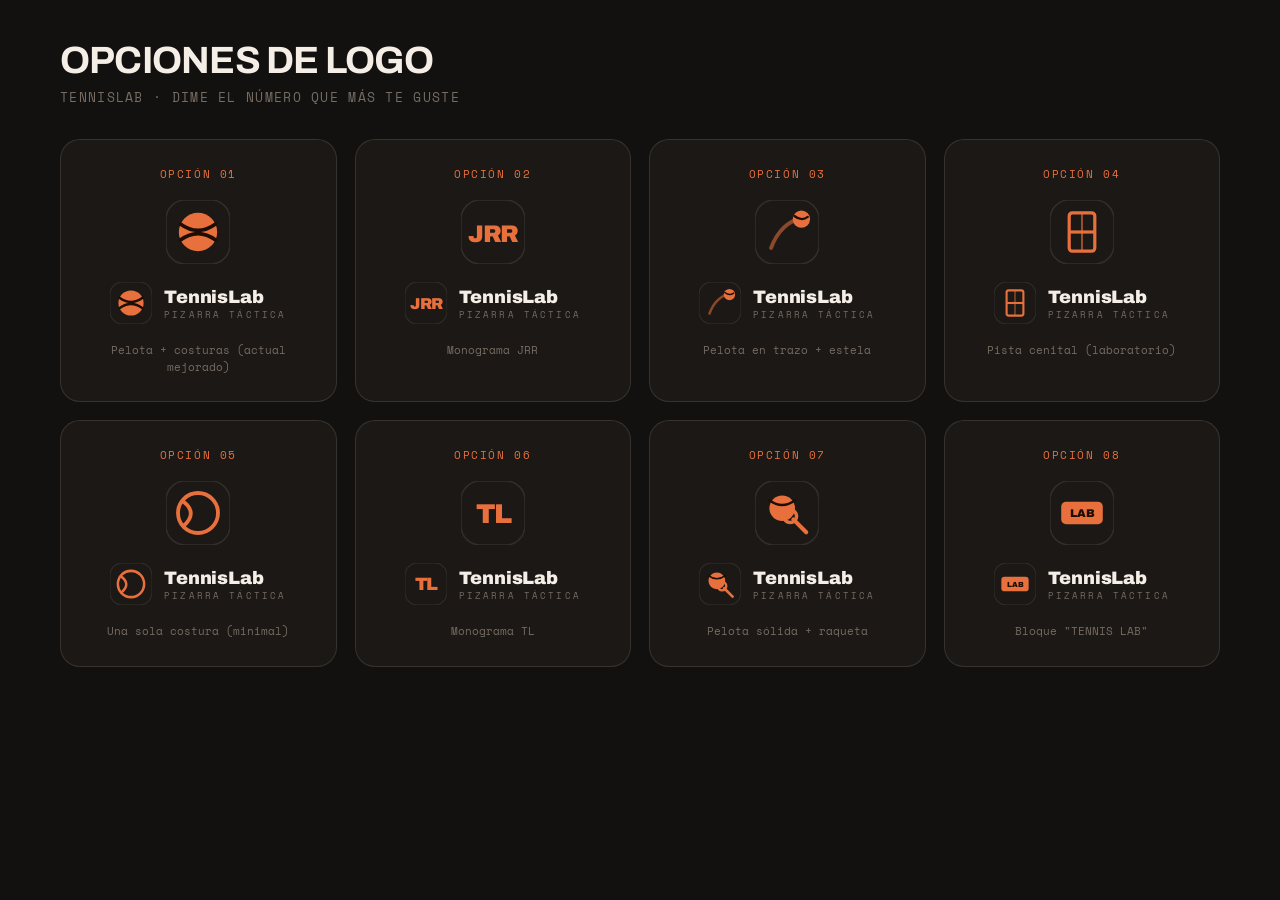
<file: Logos.html>
<!doctype html>
<html lang="es">
<head>
<meta charset="utf-8"/>
<meta name="viewport" content="width=device-width, initial-scale=1"/>
<title>Logos — TennisLab</title>
<link href="https://fonts.googleapis.com/css2?family=Archivo:wght@700;800;900&family=Space+Mono:wght@400;700&display=swap" rel="stylesheet"/>
<style>
  :root{--ink:#121110;--ink-2:#1B1815;--line:rgba(255,236,222,.12);--txt:#F4EEE7;--txt-3:#766C62;--ball:#E8703D;--ball-ink:#1E0D04;}
  *{box-sizing:border-box;margin:0;padding:0}
  body{background:#121110;color:var(--txt);font-family:'Archivo',sans-serif;padding:40px clamp(16px,5vw,60px);min-height:100vh}
  h1{font-size:clamp(24px,4vw,38px);text-transform:uppercase;letter-spacing:-.02em}
  .sub{font-family:'Space Mono',monospace;color:var(--txt-3);font-size:13px;letter-spacing:.1em;text-transform:uppercase;margin:6px 0 32px}
  .grid{display:grid;grid-template-columns:repeat(auto-fill,minmax(240px,1fr));gap:18px}
  .card{background:var(--ink-2);border:1px solid var(--line);border-radius:20px;padding:26px 22px;display:flex;flex-direction:column;align-items:center;gap:18px;transition:.15s}
  .card:hover{border-color:var(--ball)}
  .mark-row{display:flex;align-items:center;gap:14px}
  .mark{width:64px;height:64px;flex:none}
  .lockup{display:flex;align-items:center;gap:12px}
  .lockup .nm{font-weight:900;font-size:18px;line-height:1;letter-spacing:-.01em}
  .lockup .nm small{display:block;font-family:'Space Mono',monospace;font-weight:400;font-size:9px;letter-spacing:.24em;color:var(--txt-3);margin-top:4px}
  .opt-n{font-family:'Space Mono',monospace;font-size:11px;letter-spacing:.14em;text-transform:uppercase;color:var(--ball)}
  .desc{font-family:'Space Mono',monospace;font-size:11px;color:var(--txt-3);text-align:center;line-height:1.5}
  .lightswatch{margin-top:8px;background:#F3EDE5;border-radius:10px;padding:10px 14px;display:flex;align-items:center;gap:10px}
  .lightswatch .mini{width:40px;height:40px}
</style>
</head>
<body>
  <h1>Opciones de logo</h1>
  <div class="sub">TennisLab · dime el número que más te guste</div>
  <div class="grid" id="grid"></div>

<script>
const TER='#E8703D', INK='#1E0D04', DARK='#121110';
// each logo is an SVG string (40x40 viewBox base, we scale)
const logos = [
  {n:'01', d:'Pelota + costuras (actual mejorado)', svg:tile(`
    <circle cx="20" cy="20" r="12" fill="${TER}"/>
    <path d="M9 15 Q20 23 31 15" fill="none" stroke="${INK}" stroke-width="2.2" stroke-linecap="round"/>
    <path d="M9 25 Q20 17 31 25" fill="none" stroke="${INK}" stroke-width="2.2" stroke-linecap="round"/>`)},
  {n:'02', d:'Monograma JRR', svg:tile(`
    <text x="20" y="26" font-family="Archivo, sans-serif" font-weight="900" font-size="15" fill="${TER}" text-anchor="middle" letter-spacing="-1">JRR</text>`)},
  {n:'03', d:'Pelota en trazo + estela', svg:tile(`
    <path d="M10 30 Q16 14 30 11" fill="none" stroke="${TER}" stroke-width="2.4" stroke-linecap="round" opacity=".55"/>
    <circle cx="29" cy="12" r="5.4" fill="${TER}"/>
    <path d="M24.6 10 Q29 13.5 33 10.6" fill="none" stroke="${INK}" stroke-width="1.4" stroke-linecap="round"/>`)},
  {n:'04', d:'Pista cenital (laboratorio)', svg:tile(`
    <rect x="12" y="8" width="16" height="24" rx="2" fill="none" stroke="${TER}" stroke-width="2"/>
    <line x1="12" y1="20" x2="28" y2="20" stroke="${TER}" stroke-width="2"/>
    <line x1="20" y1="8" x2="20" y2="32" stroke="${TER}" stroke-width="1.3" opacity=".6"/>`)},
  {n:'05', d:'Una sola costura (minimal)', svg:tile(`
    <circle cx="20" cy="20" r="12.5" fill="none" stroke="${TER}" stroke-width="2.4"/>
    <path d="M11 13 Q20 20 11 28" fill="none" stroke="${TER}" stroke-width="2.4" stroke-linecap="round"/>`)},
  {n:'06', d:'Monograma TL', svg:tile(`
    <text x="20" y="26" font-family="Archivo, sans-serif" font-weight="900" font-size="17" fill="${TER}" text-anchor="middle" letter-spacing="-1">TL</text>`)},
  {n:'07', d:'Pelota sólida + raqueta', svg:tile(`
    <circle cx="17" cy="17" r="8" fill="${TER}"/>
    <path d="M9 12 Q17 18 25 12" fill="none" stroke="${INK}" stroke-width="1.5" stroke-linecap="round"/>
    <line x1="24" y1="24" x2="32" y2="32" stroke="${TER}" stroke-width="2.6" stroke-linecap="round"/>
    <circle cx="22" cy="22" r="4" fill="none" stroke="${TER}" stroke-width="2.2"/>`)},
  {n:'08', d:'Bloque "TENNIS LAB"', svg:tile(`
    <rect x="7" y="13" width="26" height="14" rx="3" fill="${TER}"/>
    <text x="20" y="22.6" font-family="Archivo, sans-serif" font-weight="900" font-size="7" fill="${INK}" text-anchor="middle" letter-spacing="0">LAB</text>`)},
];

function tile(inner){
  return `<svg viewBox="0 0 40 40" class="mark"><rect width="40" height="40" rx="12" fill="${'#1B1815'}" stroke="rgba(255,236,222,.10)"/>${inner}</svg>`;
}
function tileLight(inner){
  return `<svg viewBox="0 0 40 40" class="mini"><rect width="40" height="40" rx="12" fill="#fff"/>${inner}</svg>`;
}

const grid = document.getElementById('grid');
logos.forEach(l=>{
  const card=document.createElement('div');card.className='card';
  card.innerHTML = `
    <span class="opt-n">OPCIÓN ${l.n}</span>
    <div class="mark-row">${l.svg}</div>
    <div class="lockup">${l.svg.replace('class="mark"','class="mark" style="width:42px;height:42px"')}
      <span class="nm">TennisLab<small>PIZARRA TÁCTICA</small></span>
    </div>
    <div class="desc">${l.d}</div>`;
  grid.appendChild(card);
});
</script>
</body>
</html>
</file>
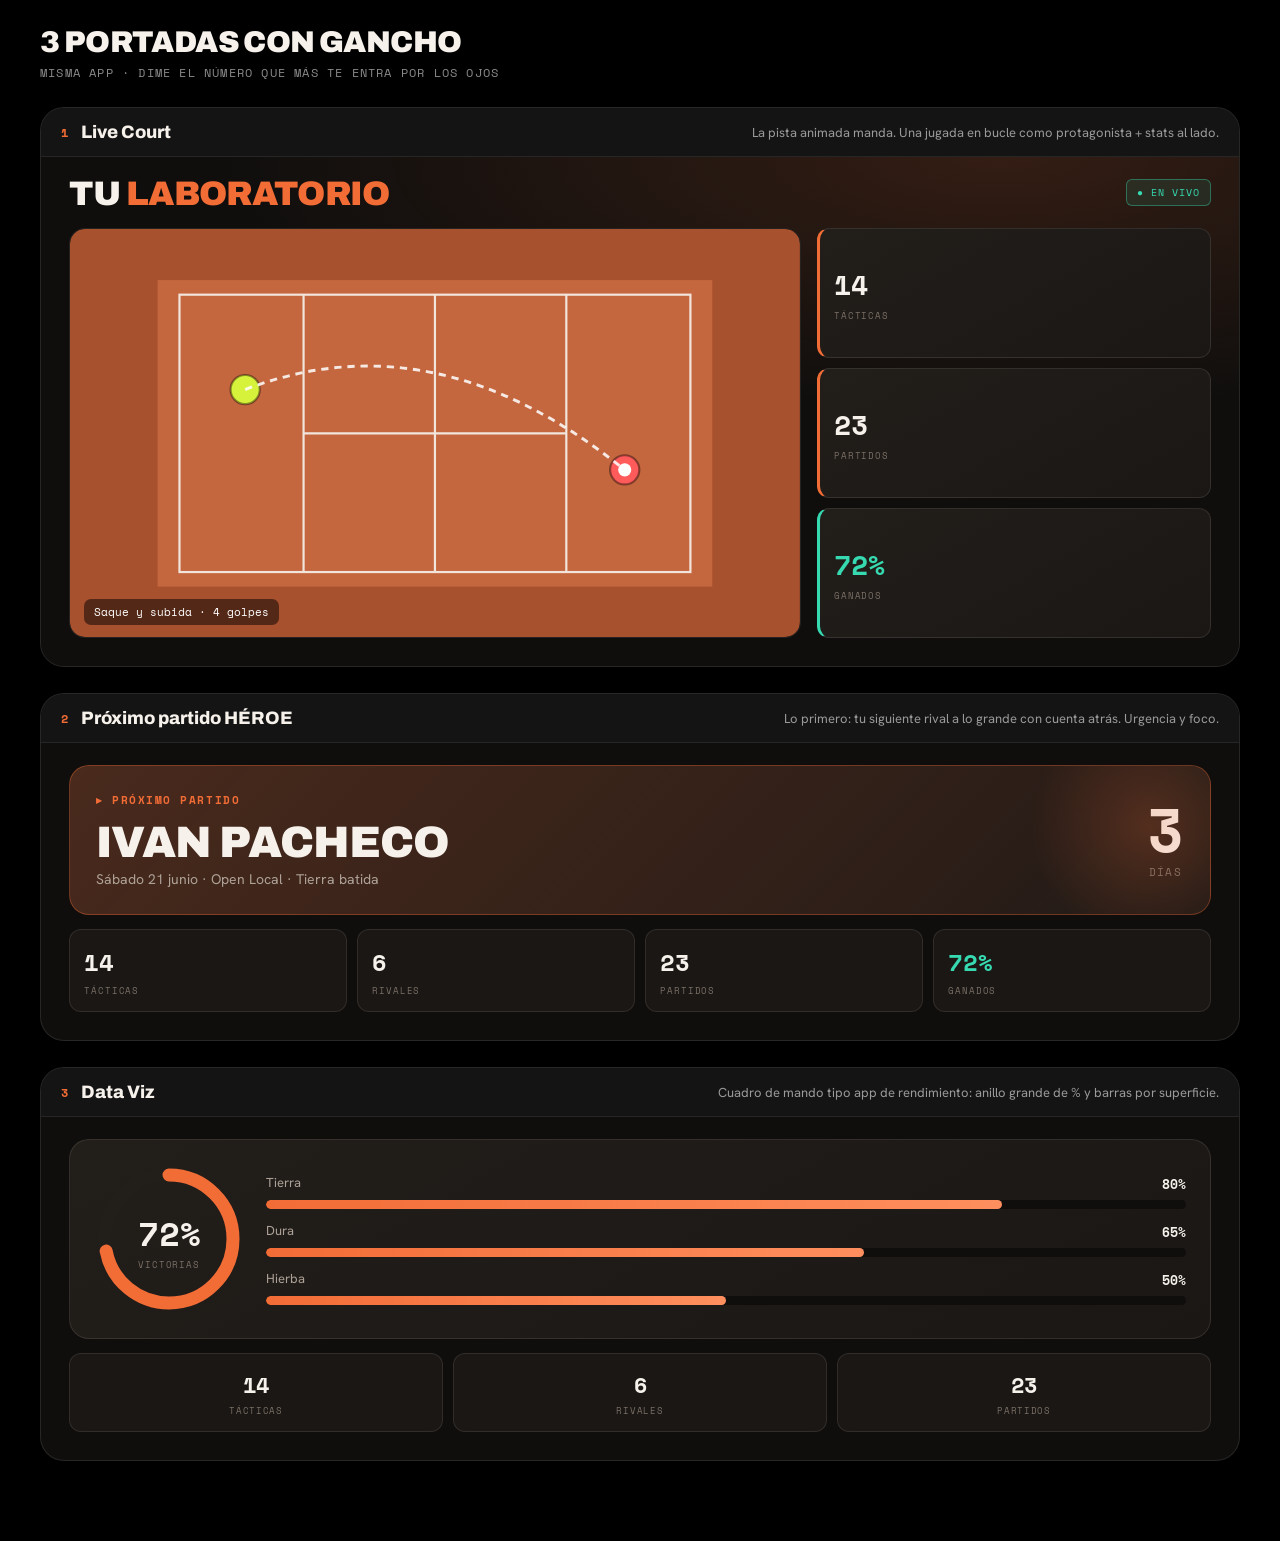
<file: Portadas.html>
<!doctype html>
<html lang="es">
<head>
<meta charset="utf-8"/>
<meta name="viewport" content="width=device-width, initial-scale=1"/>
<title>Conceptos de portada — TennisLab</title>
<link href="https://fonts.googleapis.com/css2?family=Archivo:wght@600;700;800;900&family=Hanken+Grotesk:wght@400;500;600;700&family=Space+Mono:wght@400;700&family=Sora:wght@600;700;800&display=swap" rel="stylesheet"/>
<style>
  *{box-sizing:border-box;margin:0;padding:0}
  :root{--ink:#0F0E0D;--ink2:#1A1715;--ink3:#221E1A;--line:rgba(255,236,222,.1);--line2:rgba(255,236,222,.18);
    --txt:#F6F1EB;--t2:#AEA298;--t3:#7A6F65;--cl:#F26C36;--mint:#36D9B0;--mono:'Space Mono',monospace;--head:'Archivo',sans-serif;--body:'Hanken Grotesk',sans-serif}
  body{background:#000;color:var(--txt);font-family:var(--body);padding:26px clamp(12px,4vw,40px) 80px}
  .ph{font-family:var(--head);font-weight:900;font-size:clamp(20px,4vw,30px);text-transform:uppercase;letter-spacing:-.02em}
  .psub{font-family:var(--mono);color:#8a8a8a;font-size:12px;letter-spacing:.1em;margin:6px 0 26px;text-transform:uppercase}
  .wrap{display:flex;flex-direction:column;gap:26px}
  .concept{border:1px solid rgba(255,255,255,.1);border-radius:24px;overflow:hidden;background:var(--ink)}
  .ctag{display:flex;align-items:center;gap:12px;padding:14px 20px;background:#141414;border-bottom:1px solid rgba(255,255,255,.08)}
  .ctag .nn{font-family:var(--mono);font-size:12px;font-weight:700;color:var(--cl);letter-spacing:.1em}
  .ctag h3{font-family:var(--head);font-weight:800;font-size:18px}
  .ctag p{color:#9a9a9a;font-size:13px;margin-left:auto;text-align:right;max-width:52%}
  .demo{padding:22px clamp(14px,3vw,28px) 28px}
  .kick{font-family:var(--mono);font-size:11px;letter-spacing:.12em;text-transform:uppercase;color:var(--t3)}

  /* shared court svg sizing */
  .court{display:block;width:100%;height:auto;border-radius:14px}

  /* ============ 1 · LIVE COURT HERO ============ */
  .c1{background:radial-gradient(120% 90% at 80% 0,rgba(242,108,54,.16),transparent 55%),var(--ink)}
  .c1 .top{display:flex;justify-content:space-between;align-items:flex-start;margin-bottom:18px}
  .c1 .ttl{font-family:var(--head);font-weight:900;font-size:34px;text-transform:uppercase;letter-spacing:-.02em;line-height:.9}
  .c1 .ttl span{color:var(--cl)}
  .c1 .live{font-family:var(--mono);font-size:10px;color:var(--mint);border:1px solid rgba(54,217,176,.4);background:rgba(54,217,176,.1);padding:5px 10px;border-radius:6px;letter-spacing:.1em}
  .c1 .hero{display:grid;grid-template-columns:1.3fr .7fr;gap:16px;align-items:stretch}
  .c1 .court-wrap{position:relative;border-radius:16px;overflow:hidden;border:1px solid var(--line);background:#0c0b0a}
  .c1 .ovl{position:absolute;left:14px;bottom:12px;font-family:var(--mono);font-size:11px;color:#fff;background:rgba(0,0,0,.5);backdrop-filter:blur(4px);padding:5px 10px;border-radius:7px}
  .c1 .side{display:flex;flex-direction:column;gap:10px}
  .c1 .sst{flex:1;background:linear-gradient(150deg,var(--ink3),var(--ink2));border:1px solid var(--line);border-left:3px solid var(--cl);border-radius:12px;padding:14px;display:flex;flex-direction:column;justify-content:center}
  .c1 .sst .n{font-family:var(--mono);font-weight:700;font-size:28px}
  .c1 .sst:last-child{border-left-color:var(--mint)}.c1 .sst:last-child .n{color:var(--mint)}
  .c1 .sst .l{font-family:var(--mono);font-size:9px;letter-spacing:.1em;text-transform:uppercase;color:var(--t3);margin-top:4px}

  /* ============ 2 · NEXT-MATCH HERO ============ */
  .c2 .nm{position:relative;border-radius:20px;overflow:hidden;padding:26px;background:
    linear-gradient(135deg,rgba(242,108,54,.22),rgba(242,108,54,.04)),var(--ink2);
    border:1px solid rgba(242,108,54,.35);margin-bottom:14px}
  .c2 .nm::after{content:"";position:absolute;right:-60px;top:-60px;width:240px;height:240px;border-radius:50%;background:radial-gradient(circle,var(--cl),transparent 70%);opacity:.22}
  .c2 .nm .k{font-family:var(--mono);font-size:11px;letter-spacing:.14em;text-transform:uppercase;color:var(--cl);font-weight:700}
  .c2 .nm h2{font-family:var(--head);font-weight:900;font-size:clamp(28px,5vw,44px);text-transform:uppercase;letter-spacing:-.02em;margin:10px 0 4px}
  .c2 .nm .meta{color:var(--t2);font-size:14px}
  .c2 .nm .cd{position:absolute;right:26px;top:50%;transform:translateY(-50%);text-align:center}
  .c2 .nm .cd b{font-family:var(--mono);font-weight:700;font-size:60px;line-height:1;display:block}
  .c2 .nm .cd span{font-family:var(--mono);font-size:11px;color:var(--t3);letter-spacing:.1em}
  .c2 .row{display:grid;grid-template-columns:repeat(4,1fr);gap:10px}
  .c2 .row .b{background:var(--ink2);border:1px solid var(--line);border-radius:12px;padding:14px}
  .c2 .row .b .n{font-family:var(--mono);font-weight:700;font-size:24px}
  .c2 .row .b .l{font-family:var(--mono);font-size:9px;letter-spacing:.1em;text-transform:uppercase;color:var(--t3);margin-top:4px}

  /* ============ 3 · DATA-VIZ HERO ============ */
  .c3 .grid{display:grid;grid-template-columns:auto 1fr;gap:22px;align-items:center;background:linear-gradient(150deg,var(--ink3),var(--ink2));border:1px solid var(--line);border-radius:20px;padding:24px}
  .c3 .ring{position:relative;width:150px;height:150px;flex:none}
  .c3 .ring svg{transform:rotate(-90deg)}
  .c3 .ring .ctr{position:absolute;inset:0;display:flex;flex-direction:column;align-items:center;justify-content:center}
  .c3 .ring .ctr b{font-family:var(--mono);font-weight:700;font-size:34px}
  .c3 .ring .ctr span{font-family:var(--mono);font-size:9px;letter-spacing:.1em;color:var(--t3);text-transform:uppercase}
  .c3 .bars{display:flex;flex-direction:column;gap:13px;flex:1}
  .c3 .bar .lab{display:flex;justify-content:space-between;font-size:13px;margin-bottom:6px;color:var(--t2)}
  .c3 .bar .lab b{color:var(--txt);font-family:var(--mono)}
  .c3 .track{height:9px;border-radius:99px;background:var(--ink);overflow:hidden}
  .c3 .fill{height:100%;border-radius:99px;background:linear-gradient(90deg,var(--cl),#ff8f5e)}
  .c3 .mini{display:grid;grid-template-columns:repeat(3,1fr);gap:10px;margin-top:14px}
  .c3 .mini .m{background:var(--ink2);border:1px solid var(--line);border-radius:12px;padding:14px;text-align:center}
  .c3 .mini .m .n{font-family:var(--mono);font-weight:700;font-size:22px}
  .c3 .mini .m .l{font-family:var(--mono);font-size:9px;color:var(--t3);text-transform:uppercase;letter-spacing:.08em;margin-top:3px}

  @media(max-width:680px){.c1 .hero{grid-template-columns:1fr}.c2 .nm .cd{position:static;transform:none;text-align:left;margin-top:14px}.c2 .row,.c3 .mini{grid-template-columns:repeat(2,1fr)}.c3 .grid{grid-template-columns:1fr;justify-items:center}}
</style>
</head>
<body>
<div class="ph">3 portadas con gancho</div>
<div class="psub">Misma app · dime el número que más te entra por los ojos</div>

<div class="wrap">

  <!-- 1 -->
  <div class="concept">
    <div class="ctag"><span class="nn">1</span><h3>Live Court</h3><p>La pista animada manda. Una jugada en bucle como protagonista + stats al lado.</p></div>
    <div class="demo c1">
      <div class="top">
        <div class="ttl">Tu <span>laboratorio</span></div>
        <span class="live">● EN VIVO</span>
      </div>
      <div class="hero">
        <div class="court-wrap">
          <svg class="court" id="court1" viewBox="0 0 1000 560" preserveAspectRatio="xMidYMid slice"></svg>
          <div class="ovl">Saque y subida · 4 golpes</div>
        </div>
        <div class="side">
          <div class="sst"><div class="n">14</div><div class="l">Tácticas</div></div>
          <div class="sst"><div class="n">23</div><div class="l">Partidos</div></div>
          <div class="sst"><div class="n">72%</div><div class="l">Ganados</div></div>
        </div>
      </div>
    </div>
  </div>

  <!-- 2 -->
  <div class="concept">
    <div class="ctag"><span class="nn">2</span><h3>Próximo partido HÉROE</h3><p>Lo primero: tu siguiente rival a lo grande con cuenta atrás. Urgencia y foco.</p></div>
    <div class="demo c2">
      <div class="nm">
        <div class="k">▸ Próximo partido</div>
        <h2>Ivan Pacheco</h2>
        <div class="meta">Sábado 21 junio · Open Local · Tierra batida</div>
        <div class="cd"><b>3</b><span>DÍAS</span></div>
      </div>
      <div class="row">
        <div class="b"><div class="n">14</div><div class="l">Tácticas</div></div>
        <div class="b"><div class="n">6</div><div class="l">Rivales</div></div>
        <div class="b"><div class="n">23</div><div class="l">Partidos</div></div>
        <div class="b"><div class="n" style="color:var(--mint)">72%</div><div class="l">Ganados</div></div>
      </div>
    </div>
  </div>

  <!-- 3 -->
  <div class="concept">
    <div class="ctag"><span class="nn">3</span><h3>Data Viz</h3><p>Cuadro de mando tipo app de rendimiento: anillo grande de % y barras por superficie.</p></div>
    <div class="demo c3">
      <div class="grid">
        <div class="ring">
          <svg width="150" height="150">
            <circle cx="75" cy="75" r="64" fill="none" stroke="#221E1A" stroke-width="13"/>
            <circle cx="75" cy="75" r="64" fill="none" stroke="#F26C36" stroke-width="13" stroke-linecap="round"
              stroke-dasharray="402" stroke-dashoffset="113"/>
          </svg>
          <div class="ctr"><b>72%</b><span>Victorias</span></div>
        </div>
        <div class="bars">
          <div class="bar"><div class="lab"><span>Tierra</span><b>80%</b></div><div class="track"><div class="fill" style="width:80%"></div></div></div>
          <div class="bar"><div class="lab"><span>Dura</span><b>65%</b></div><div class="track"><div class="fill" style="width:65%"></div></div></div>
          <div class="bar"><div class="lab"><span>Hierba</span><b>50%</b></div><div class="track"><div class="fill" style="width:50%"></div></div></div>
        </div>
      </div>
      <div class="mini">
        <div class="m"><div class="n">14</div><div class="l">Tácticas</div></div>
        <div class="m"><div class="n">6</div><div class="l">Rivales</div></div>
        <div class="m"><div class="n">23</div><div class="l">Partidos</div></div>
      </div>
    </div>
  </div>

</div>

<script>
// draw a clay court with a play + animated ball for concept 1
(function(){
  const svg = document.getElementById('court1');
  const W=1000,H=560;
  // court drawn horizontally-ish; simple clay
  let s = '';
  s += `<rect width="${W}" height="${H}" fill="#A8512E"/>`;
  s += `<rect x="120" y="70" width="${W-240}" height="${H-140}" fill="#C4663E"/>`;
  const ln='stroke="#F2E6DC" stroke-width="3" fill="none"';
  s += `<rect x="150" y="90" width="${W-300}" height="${H-180}" ${ln}/>`;
  s += `<line x1="${W/2}" y1="90" x2="${W/2}" y2="${H-90}" ${ln}/>`;
  s += `<line x1="320" y1="90" x2="320" y2="${H-90}" ${ln}/>`;
  s += `<line x1="${W-320}" y1="90" x2="${W-320}" y2="${H-90}" ${ln}/>`;
  s += `<line x1="320" y1="${H/2}" x2="${W-320}" y2="${H/2}" ${ln}/>`;
  // players
  s += `<circle cx="240" cy="${H/2-60}" r="20" fill="#D7F23A" stroke="rgba(0,0,0,.4)" stroke-width="3"/>`;
  s += `<circle cx="760" cy="${H/2+50}" r="20" fill="#FF5B5B" stroke="rgba(0,0,0,.4)" stroke-width="3"/>`;
  // trajectory
  const path = `M240 ${H/2-60} Q500 120 760 ${H/2+50}`;
  s += `<path id="traj" d="${path}" fill="none" stroke="#fff" stroke-width="4" stroke-dasharray="10 8" opacity=".85"/>`;
  s += `<circle id="ball" r="9" fill="#fff"/>`;
  svg.innerHTML = s;
  const traj = svg.querySelector('#traj'), ball=svg.querySelector('#ball');
  const len = traj.getTotalLength();
  let start=null;
  function frame(ts){ if(!start)start=ts; let p=((ts-start)%2600)/2000; if(p>1){ball.style.opacity=0;requestAnimationFrame(frame);return;} ball.style.opacity=1; const pt=traj.getPointAtLength(p*len); ball.setAttribute('cx',pt.x); ball.setAttribute('cy',pt.y); requestAnimationFrame(frame); }
  requestAnimationFrame(frame);
})();
</script>
</body>
</html>
</file>
